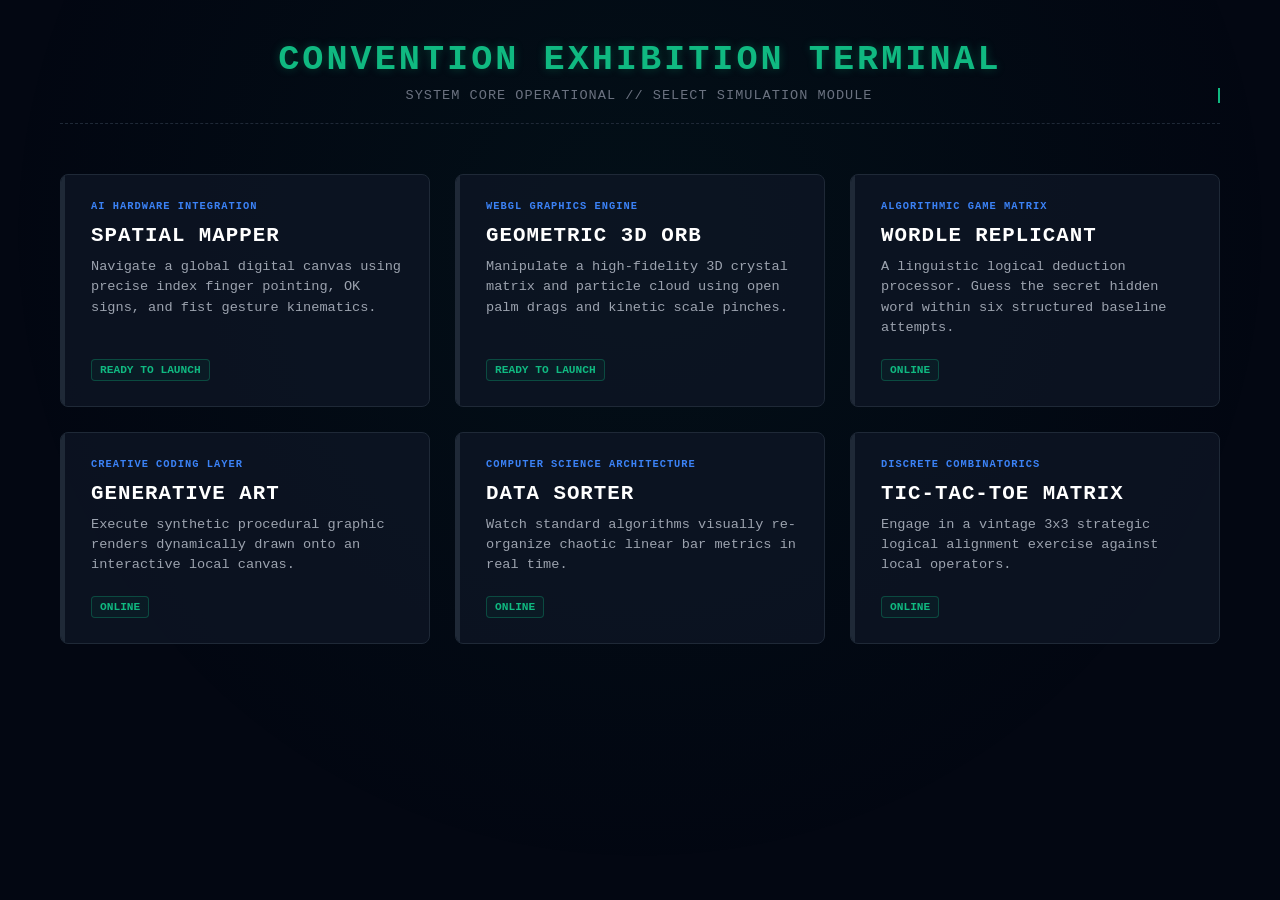
<file: index.html>
<!DOCTYPE html>
<html lang="en">
<head>
    <meta charset="UTF-8">
    <meta name="viewport" content="width=device-width, initial-scale=1.0">
    <title>AI Spatial & Interactive Kiosk Hub</title>
    <link rel="stylesheet" href="index.css">
</head>
<body>

    <div id="bg-glow"></div>

    <main id="kiosk-container">
        <header>
            <h1>CONVENTION EXHIBITION TERMINAL</h1>
            <p class="subtitle">SYSTEM CORE OPERATIONAL // SELECT SIMULATION MODULE</p>
        </header>

        <section class="grid-container">
            
            <a href="map.html" class="project-card map-card">
                <div class="card-edge"></div>
                <div class="card-content">
                    <div class="tag">AI HARDWARE INTEGRATION</div>
                    <h3>SPATIAL MAPPER</h3>
                    <p>Navigate a global digital canvas using precise index finger pointing, OK signs, and fist gesture kinematics.</p>
                    <span class="status-indicator">READY to LAUNCH</span>
                </div>
            </a>

            <a href="code.html" class="project-card crystal-card">
                <div class="card-edge"></div>
                <div class="card-content">
                    <div class="tag">WEBGL GRAPHICS ENGINE</div>
                    <h3>GEOMETRIC 3D ORB</h3>
                    <p>Manipulate a high-fidelity 3D crystal matrix and particle cloud using open palm drags and kinetic scale pinches.</p>
                    <span class="status-indicator">READY to LAUNCH</span>
                </div>
            </a>

            <a href="wordle.html" class="project-card wordle-card">
                <div class="card-edge"></div>
                <div class="card-content">
                    <div class="tag">ALGORITHMIC GAME MATRIX</div>
                    <h3>WORDLE REPLICANT</h3>
                    <p>A linguistic logical deduction processor. Guess the secret hidden word within six structured baseline attempts.</p>
                    <span class="status-indicator">ONLINE</span>
                </div>
            </a>

            <a href="art.html" class="project-card art-card">
                <div class="card-edge"></div>
                <div class="card-content">
                    <div class="tag">CREATIVE CODING LAYER</div>
                    <h3>GENERATIVE ART</h3>
                    <p>Execute synthetic procedural graphic renders dynamically drawn onto an interactive local canvas.</p>
                    <span class="status-indicator">ONLINE</span>
                </div>
            </a>

            <a href="sorter.html" class="project-card sorter-card">
                <div class="card-edge"></div>
                <div class="card-content">
                    <div class="tag">COMPUTER SCIENCE ARCHITECTURE</div>
                    <h3>DATA SORTER</h3>
                    <p>Watch standard algorithms visually re-organize chaotic linear bar metrics in real time.</p>
                    <span class="status-indicator">ONLINE</span>
                </div>
            </a>

            <a href="ttt.html" class="project-card ttt-card">
                <div class="card-edge"></div>
                <div class="card-content">
                    <div class="tag">DISCRETE COMBINATORICS</div>
                    <h3>TIC-TAC-TOE MATRIX</h3>
                    <p>Engage in a vintage 3x3 strategic logical alignment exercise against local operators.</p>
                    <span class="status-indicator">ONLINE</span>
                </div>
            </a>

        </section>
    </main>

    <script src="index.js"></script>
</body>
</html>
</file>
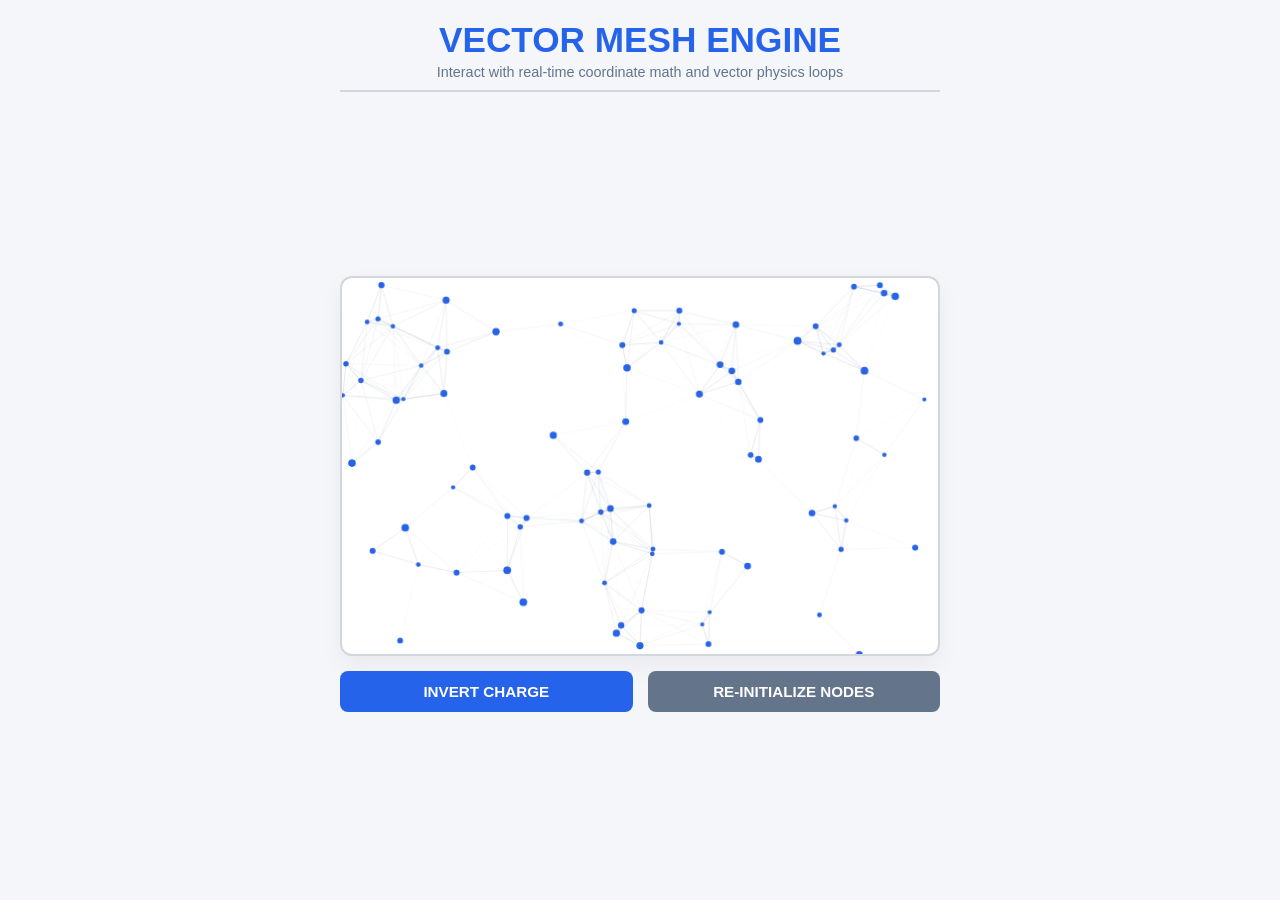
<file: art.html>
<!DOCTYPE html>
<html lang="en">
<head>
    <meta charset="UTF-8">
    <meta name="viewport" content="width=device-width, initial-scale=1.0">
    <title>Generative Particle Network - Science Carnival</title>
    <link rel="stylesheet" href="art.css">
</head>
<body>

    <header>
        <h1>VECTOR MESH ENGINE</h1>
        <div class="subtitle">Interact with real-time coordinate math and vector physics loops</div>
    </header>

    <div id="game-container">
        <canvas id="artCanvas"></canvas>

        <div class="controls">
            <button class="btn" id="clear-btn">Invert Charge</button>
            <button class="btn secondary" id="reset-btn">Re-Initialize Nodes</button>
        </div>
    </div>

    <script src="art.js"></script>
</body>
</html>
</file>
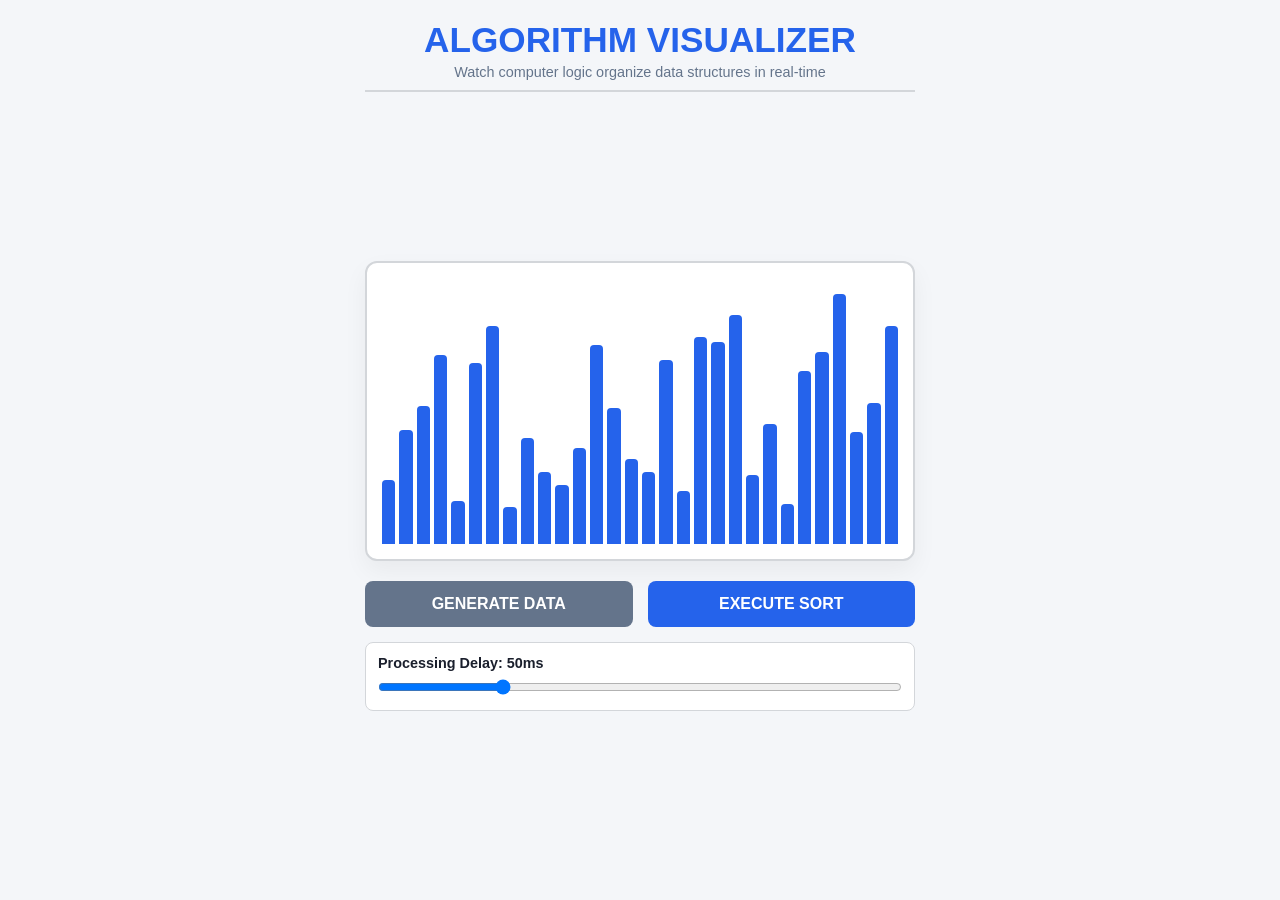
<file: sorter.html>
<!DOCTYPE html>
<html lang="en">
<head>
    <meta charset="UTF-8">
    <meta name="viewport" content="width=device-width, initial-scale=1.0">
    <title>Data Sorting Matrix - Science Carnival</title>
    <link rel="stylesheet" href="sorter.css">
</head>
<body>

    <header>
        <h1>ALGORITHM VISUALIZER</h1>
        <div class="subtitle">Watch computer logic organize data structures in real-time</div>
    </header>

    <div id="game-container">
        <div id="array-container"></div>

        <div class="controls">
            <button class="btn secondary" id="random-btn">Generate Data</button>
            <button class="btn" id="sort-btn">Execute Sort</button>
        </div>

        <div class="slider-panel">
            <label for="speed">Processing Delay: <span id="speed-val">50ms</span></label>
            <input type="range" id="speed" min="5" max="200" value="50">
        </div>
    </div>

    <script src="sorter.js"></script>
</body>
</html>
</file>
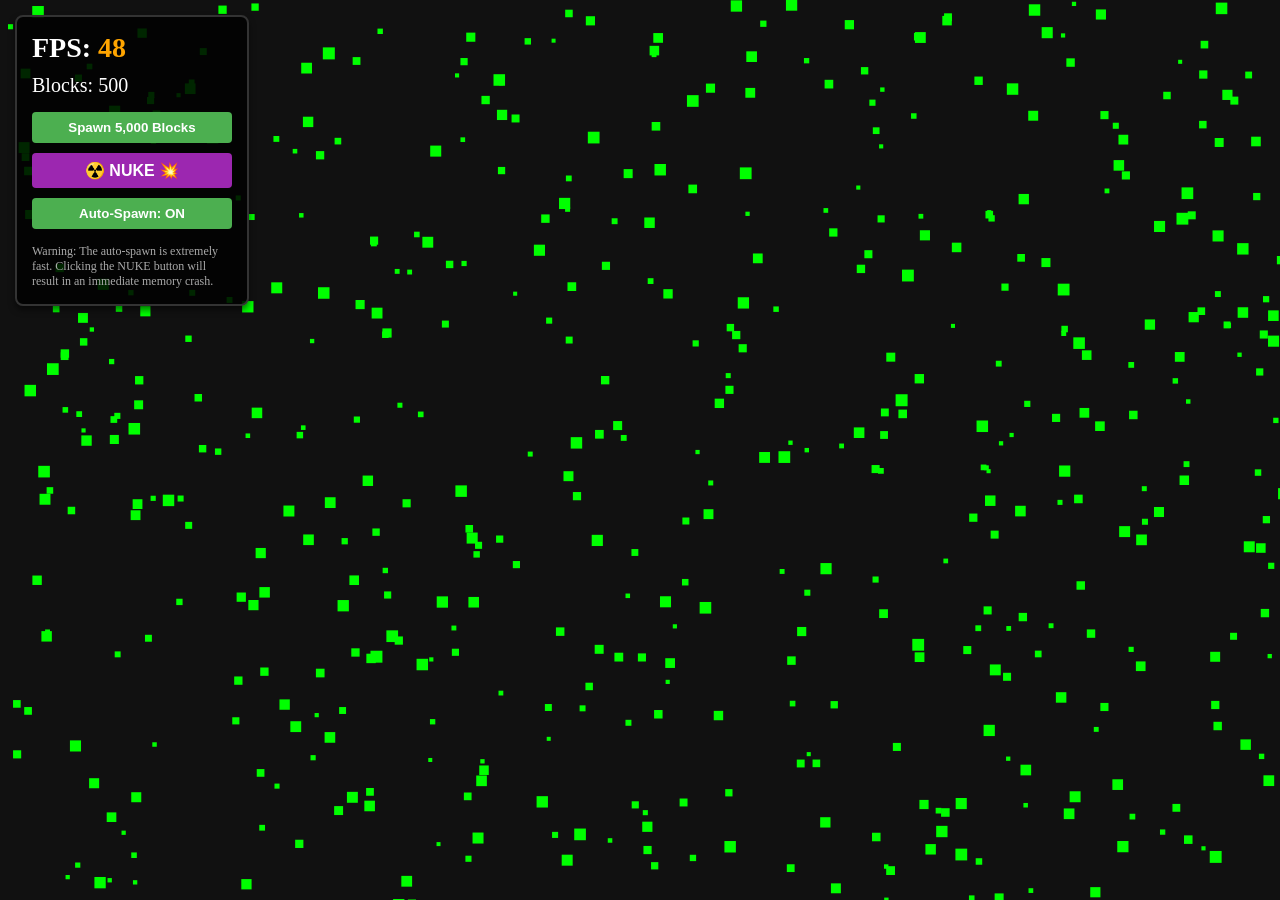
<file: studentcode.html>
<!DOCTYPE html>
<html lang="en">
<head>
    <meta charset="UTF-8">
    <meta name="viewport" content="width=device-width, initial-scale=1.0">
    <title>FPS Stress Tester</title>
    <style>
        body {
            margin: 0;
            overflow: hidden; /* Prevents scrollbars */
            background-color: #111;
            color: white;
        }
        #ui {
            position: absolute;
            top: 15px;
            left: 15px;
            background: rgba(0, 0, 0, 0.85);
            padding: 15px;
            border: 2px solid #333;
            border-radius: 8px;
            z-index: 10;
            box-shadow: 0 4px 6px rgba(0,0,0,0.5);
        }
        .stat {
            margin-bottom: 10px;
        }
        #controls {
            margin-top: 15px;
            display: flex;
            flex-direction: column;
            gap: 10px;
        }
        button {
            background: #4CAF50;
            color: white;
            border: none;
            padding: 8px 12px;
            cursor: pointer;
            font-weight: bold;
            border-radius: 4px;
        }
        button:hover {
            background: #45a049;
        }
        #autoBtn.off {
            background: #d32f2f;
        }
        #autoBtn.off:hover {
            background: #b71c1c;
        }
        #nukeBtn {
            background: #9c27b0; /* Purple color for the ultimate crash button */
            font-size: 16px;
        }
        #nukeBtn:hover {
            background: #7b1fa2;
        }
        canvas {
            display: block;
        }
    </style>
</head>
<body>
    <div id="ui">
        <div class="stat" style="font-size: 28px; font-weight: bold;">FPS: <span id="fpsDisplay">0</span></div>
        <div class="stat" style="font-size: 20px;">Blocks: <span id="blockCount">0</span></div>
        <div id="controls">
            <button id="addBtn">Spawn 5,000 Blocks</button>
            <button id="nukeBtn">☢️ NUKE 💥</button>
            <button id="autoBtn">Auto-Spawn: ON</button>
        </div>
        <div style="margin-top: 15px; font-size: 12px; color: #aaa; max-width: 200px;">
            Warning: The auto-spawn is extremely fast. Clicking the NUKE button will result in an immediate memory crash.
        </div>
    </div>
    
    <canvas id="canvas"></canvas>

    <script>
        const canvas = document.getElementById('canvas');
        const ctx = canvas.getContext('2d', { alpha: false }); // Optimize for speed
        const fpsDisplay = document.getElementById('fpsDisplay');
        const blockCountDisplay = document.getElementById('blockCount');
        const addBtn = document.getElementById('addBtn');
        const nukeBtn = document.getElementById('nukeBtn');
        const autoBtn = document.getElementById('autoBtn');

        // Size canvas to window
        canvas.width = window.innerWidth;
        canvas.height = window.innerHeight;

        let blocks = [];
        let lastTime = performance.now();
        let frameCount = 0;
        let fps = 0;
        let autoSpawn = false;

        // Block class for rendering and physics
        class Block {
            constructor() {
                this.x = Math.random() * canvas.width;
                this.y = Math.random() * canvas.height;
                // Random velocity
                this.vx = (Math.random() - 0.5) * 5;
                this.vy = (Math.random() - 0.5) * 5;
                // Random size between 4 and 12 pixels
                this.size = Math.random() * 8 + 4;
            }

            update() {
                this.x += this.vx;
                this.y += this.vy;

                // Simple wall bouncing
                if (this.x <= 0 || this.x + this.size >= canvas.width) this.vx *= -1;
                if (this.y <= 0 || this.y + this.size >= canvas.height) this.vy *= -1;
            }

            draw() {
                ctx.fillStyle = '#00FF00'; // Pure green
                ctx.fillRect(this.x, this.y, this.size, this.size);
            }
        }

        // Function to bulk-add blocks
        function spawnBlocks(amount) {
            for (let i = 0; i < amount; i++) {
                blocks.push(new Block());
            }
            blockCountDisplay.innerText = blocks.length.toLocaleString();
        }

        // Initialize with a baseline amount
        spawnBlocks(500);

        // Button Event Listeners
        addBtn.addEventListener('click', () => spawnBlocks(5000));
        
        nukeBtn.addEventListener('click', () => spawnBlocks(99999999999));
        
        autoBtn.addEventListener('click', () => {
            autoSpawn = !autoSpawn;
            if (autoSpawn) {
                autoBtn.innerText = "Auto-Spawn: ON";
                autoBtn.classList.remove('off');
            } else {
                autoBtn.innerText = "Auto-Spawn: OFF";
                autoBtn.classList.add('off');
            }
        });

        // Main animation loop
        function animate() {
            const now = performance.now();
            frameCount++;

            // Calculate and display FPS every 1000ms (1 second)
            if (now - lastTime >= 1000) {
                fps = frameCount;
                fpsDisplay.innerText = fps;
                frameCount = 0;
                lastTime = now;

                // Color-code the FPS display
                if (fps >= 50) {
                    fpsDisplay.style.color = '#00FF00';
                } else if (fps >= 30) {
                    fpsDisplay.style.color = '#FFA500'; // Orange warning
                } else {
                    fpsDisplay.style.color = '#FF0000'; // Red critical
                }
            }

            // Paint background over the previous frame
            ctx.fillStyle = '#111';
            ctx.fillRect(0, 0, canvas.width, canvas.height);

            // Fast auto-spawn: generate 500 blocks per frame
            if (autoSpawn) {
                spawnBlocks(500);
            }

            // Calculate physics and draw every block
            for (let i = 0; i < blocks.length; i++) {
                blocks[i].update();
                blocks[i].draw();
            }

            // Loop
            requestAnimationFrame(animate);
        }

        // Start loop
        animate();

        // Handle window resizing
        window.addEventListener('resize', () => {
            canvas.width = window.innerWidth;
            canvas.height = window.innerHeight;
        });
    </script>
</body>
</html>
</file>
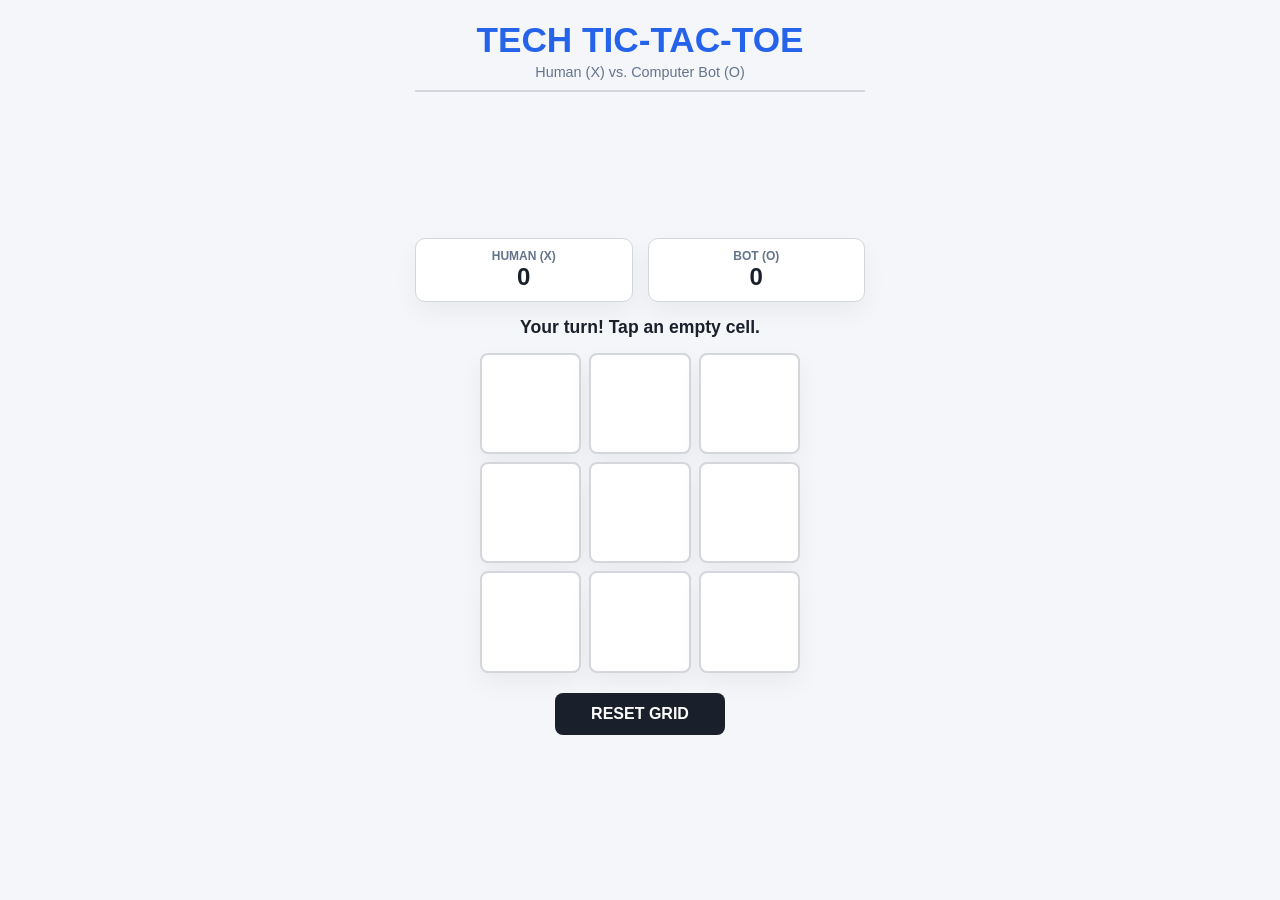
<file: ttt.html>
<!DOCTYPE html>
<html lang="en">
<head>
    <meta charset="UTF-8">
    <meta name="viewport" content="width=device-width, initial-scale=1.0">
    <title>Tech Tic-Tac-Toe - Science Carnival Booth</title>
    <link rel="stylesheet" href="ttt.css">
</head>
<body>

    <header>
        <h1>TECH TIC-TAC-TOE</h1>
        <div class="subtitle">Human (X) vs. Computer Bot (O)</div>
    </header>

    <div id="game-container">
        <div class="scoreboard">
            <div class="score-card">
                <span class="score-label">HUMAN (X)</span>
                <span class="score-number" id="score-human">0</span>
            </div>
            <div class="score-card">
                <span class="score-label">BOT (O)</span>
                <span class="score-number" id="score-computer">0</span>
            </div>
        </div>

        <div id="status">Your turn! Tap an empty cell.</div>

        <div id="board">
            <div class="cell" data-index="0"></div>
            <div class="cell" data-index="1"></div>
            <div class="cell" data-index="2"></div>
            <div class="cell" data-index="3"></div>
            <div class="cell" data-index="4"></div>
            <div class="cell" data-index="5"></div>
            <div class="cell" data-index="6"></div>
            <div class="cell" data-index="7"></div>
            <div class="cell" data-index="8"></div>
        </div>

        <button class="btn" id="reset-btn">Reset Grid</button>
    </div>

    <script src="ttt.js"></script>
    <script src="confetti.js"></script>
</body>
</html>
</file>
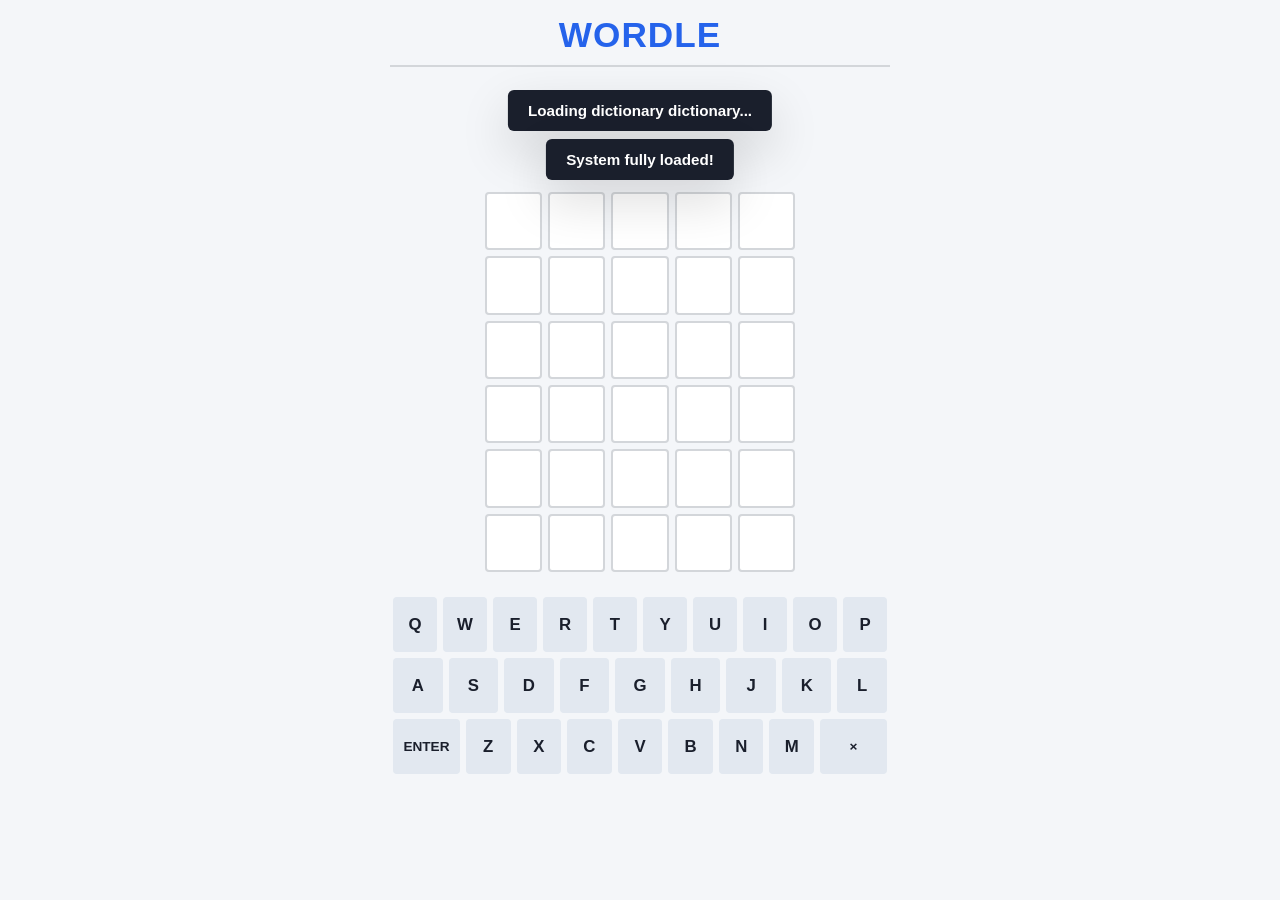
<file: wordle.html>
<!DOCTYPE html>
<html lang="en">
<head>
    <meta charset="UTF-8">
    <meta name="viewport" content="width=device-width, initial-scale=1.0">
    <title>wordle</title>
    <link rel="stylesheet" href="wordle.css">
</head>
<body>

    <header>
        <h1>Wordle</h1>
    </header>

    <div id="message-container"></div>

    <div id="game-container">
        <div id="board"></div>
        
        <div id="keyboard">
            <div class="keyboard-row">
                <button class="key" data-key="q">q</button>
                <button class="key" data-key="w">w</button>
                <button class="key" data-key="e">e</button>
                <button class="key" data-key="r">r</button>
                <button class="key" data-key="t">t</button>
                <button class="key" data-key="y">y</button>
                <button class="key" data-key="u">u</button>
                <button class="key" data-key="i">i</button>
                <button class="key" data-key="o">o</button>
                <button class="key" data-key="p">p</button>
            </div>
            <div class="keyboard-row">
                <button class="key" data-key="a">a</button>
                <button class="key" data-key="s">s</button>
                <button class="key" data-key="d">d</button>
                <button class="key" data-key="f">f</button>
                <button class="key" data-key="g">g</button>
                <button class="key" data-key="h">h</button>
                <button class="key" data-key="j">j</button>
                <button class="key" data-key="k">k</button>
                <button class="key" data-key="l">l</button>
            </div>
            <div class="keyboard-row">
                <button class="key large" data-key="enter">ENTER</button>
                <button class="key" data-key="z">z</button>
                <button class="key" data-key="x">x</button>
                <button class="key" data-key="c">c</button>
                <button class="key" data-key="v">v</button>
                <button class="key" data-key="b">b</button>
                <button class="key" data-key="n">n</button>
                <button class="key" data-key="m">m</button>
                <button class="key large" data-key="backspace">&#215;</button>
            </div>
        </div>
    </div>

    <div id="modal">
        <div class="modal-content">
            <h2 id="modal-title">CONGRATS!</h2>
            <div id="modal-word-label" style="color: #8a99ad; font-size: 0.9rem;">THE WORD WAS:</div>
            <div class="modal-word" id="target-word-display">ROBOT</div>
            <div class="modal-hint" id="modal-explanation"></div>
            <button class="btn" onclick="resetGame()">Play Next Word</button>
        </div>
    </div>

    <script src="wordle.js"></script>
    <script src="confetti.js"></script>
</body>
</html>
</file>
<file: index.css>
:root {
    --bg-deep: #030712;
    --neon-green: #10b981;
    --dark-slate: #1f2937;
    --text-main: #f3f4f6;
    --tag-blue: #3b82f6;
}

* {
    box-sizing: border-box;
    margin: 0;
    padding: 0;
    font-family: 'Courier New', Courier, monospace;
}

body, html {
    width: 100%;
    height: 100%;
    background-color: var(--bg-deep);
    color: var(--text-main);
    overflow-x: hidden;
}

/* Atmospheric Background Glow Elements */
#bg-glow {
    position: fixed;
    top: -10%;
    left: -10%;
    width: 120%;
    height: 120%;
    background: radial-gradient(circle at 50% 30%, rgba(16, 185, 129, 0.05), transparent 60%);
    z-index: 1;
    pointer-events: none;
}

#kiosk-container {
    position: relative;
    z-index: 2;
    max-width: 1200px;
    margin: 0 auto;
    padding: 40px 20px;
}

header {
    text-align: center;
    margin-bottom: 50px;
    border-bottom: 1px dashed var(--dark-slate);
    padding-bottom: 20px;
}

header h1 {
    font-size: 2.2rem;
    color: var(--neon-green);
    letter-spacing: 3px;
    text-shadow: 0 0 10px rgba(16, 185, 129, 0.3);
}

.subtitle {
    font-size: 0.85rem;
    color: #6b7280;
    margin-top: 8px;
    letter-spacing: 1px;
}

/* Grid Framework Architecture */
.grid-container {
    display: grid;
    grid-template-columns: repeat(auto-fill, minmax(340px, 1fr));
    gap: 25px;
}

/* Cyberpunk Card Component Configurations */
.project-card {
    position: relative;
    background: rgba(17, 24, 39, 0.7);
    border: 1px solid var(--dark-slate);
    border-radius: 8px;
    text-decoration: none;
    color: inherit;
    overflow: hidden;
    transition: all 0.3s cubic-bezier(0.25, 0.8, 0.25, 1);
    display: flex;
    flex-direction: column;
}

.card-edge {
    position: absolute;
    top: 0;
    left: 0;
    width: 4px;
    height: 100%;
    background: var(--dark-slate);
    transition: background 0.3s ease;
}

.card-content {
    padding: 25px;
    padding-left: 30px;
    display: flex;
    flex-direction: column;
    height: 100%;
}

.tag {
    font-size: 0.65rem;
    font-weight: bold;
    color: var(--tag-blue);
    letter-spacing: 1px;
    margin-bottom: 12px;
    text-transform: uppercase;
}

.project-card h3 {
    font-size: 1.3rem;
    margin-bottom: 10px;
    color: #ffffff;
    letter-spacing: 1px;
}

.project-card p {
    font-size: 0.85rem;
    color: #9ca3af;
    line-height: 1.5;
    margin-bottom: 20px;
    flex-grow: 1;
}

.status-indicator {
    font-size: 0.7rem;
    font-weight: bold;
    color: var(--neon-green);
    border: 1px solid rgba(16, 185, 129, 0.3);
    padding: 4px 8px;
    border-radius: 4px;
    align-self: flex-start;
    text-transform: uppercase;
    background: rgba(16, 185, 129, 0.05);
}

/* Reactive Interaction Hover States */
.project-card:hover {
    transform: translateY(-5px);
    border-color: var(--neon-green);
    box-shadow: 0 10px 20px rgba(0, 0, 0, 0.3), 0 0 15px rgba(16, 185, 129, 0.1);
}

.project-card:hover .card-edge {
    background: var(--neon-green);
}

.project-card:hover h3 {
    color: var(--neon-green);
}
</file>
<file: art.css>
:root {
    --bg-main: #f4f6f9;
    --bg-panel: #ffffff;
    --text-main: #1a1f2c;
    --text-muted: #64748b;
    --accent-blue: #2563eb;
    --accent-orange: #ea580c;
    --border-grid: #d3d6da;
    --shadow-soft: 0 10px 25px rgba(0, 0, 0, 0.05);
}

* {
    box-sizing: border-box;
    margin: 0;
    padding: 0;
    font-family: '-apple-system', BlinkMacSystemFont, 'Segoe UI', Roboto, sans-serif;
    user-select: none;
}

body {
    background-color: var(--bg-main);
    color: var(--text-main);
    min-height: 100vh;
    display: flex;
    flex-direction: column;
    align-items: center;
    justify-content: space-between;
    padding: 20px;
    overflow: hidden;
}

header {
    text-align: center;
    width: 100%;
    max-width: 600px;
    border-bottom: 2px solid var(--border-grid);
    padding-bottom: 10px;
    z-index: 10;
}

h1 {
    font-size: 2.2rem;
    font-weight: 800;
    color: var(--accent-blue);
}

.subtitle {
    font-size: 0.9rem;
    color: var(--text-muted);
    margin-top: 4px;
}

#game-container {
    flex-grow: 1;
    display: flex;
    flex-direction: column;
    justify-content: center;
    align-items: center;
    width: 100%;
    max-width: 600px;
    z-index: 5;
}

/* Graphic Canvas Window Styles */
#artCanvas {
    background-color: var(--bg-panel);
    border: 2px solid var(--border-grid);
    border-radius: 12px;
    width: 100%;
    height: 380px;
    box-shadow: var(--shadow-soft);
    margin: 15px 0;
    cursor: crosshair;
}

.controls {
    display: flex;
    gap: 15px;
    width: 100%;
}

.btn {
    flex: 1;
    background-color: var(--accent-blue);
    color: #ffffff;
    border: none;
    padding: 12px;
    font-size: 0.95rem;
    font-weight: bold;
    border-radius: 8px;
    cursor: pointer;
    text-transform: uppercase;
}

.btn.secondary {
    background-color: var(--text-muted);
}

#booth-explainer {
    background-color: var(--bg-panel);
    border-left: 4px solid var(--accent-blue);
    padding: 12px 15px;
    border-radius: 4px;
    max-width: 600px;
    width: 100%;
    box-shadow: var(--shadow-soft);
    z-index: 10;
}

#booth-explainer h3 {
    font-size: 0.95rem;
    margin-bottom: 4px;
}

#booth-explainer p {
    font-size: 0.85rem;
    color: var(--text-muted);
    line-height: 1.4;
}
</file>
<file: sorter.css>
:root {
    --bg-main: #f4f6f9;
    --bg-panel: #ffffff;
    --text-main: #1a1f2c;
    --text-muted: #64748b;
    --accent-blue: #2563eb;
    --accent-orange: #ea580c;
    --color-correct: #6aaa64;
    --border-grid: #d3d6da;
    --shadow-soft: 0 10px 25px rgba(0, 0, 0, 0.05);
}

* {
    box-sizing: border-box;
    margin: 0;
    padding: 0;
    font-family: '-apple-system', BlinkMacSystemFont, 'Segoe UI', Roboto, sans-serif;
    user-select: none;
}

body {
    background-color: var(--bg-main);
    color: var(--text-main);
    min-height: 100vh;
    display: flex;
    flex-direction: column;
    align-items: center;
    justify-content: space-between;
    padding: 20px;
}

header {
    text-align: center;
    width: 100%;
    max-width: 550px;
    border-bottom: 2px solid var(--border-grid);
    padding-bottom: 10px;
}

h1 {
    font-size: 2.2rem;
    font-weight: 800;
    color: var(--accent-blue);
}

.subtitle {
    font-size: 0.9rem;
    color: var(--text-muted);
    margin-top: 4px;
}

#game-container {
    flex-grow: 1;
    display: flex;
    flex-direction: column;
    justify-content: center;
    align-items: center;
    width: 100%;
    max-width: 550px;
}

/* Array Visualization Canvas Canvas */
#array-container {
    display: flex;
    align-items: flex-end;
    justify-content: center;
    background-color: var(--bg-panel);
    border: 2px solid var(--border-grid);
    border-radius: 12px;
    width: 100%;
    height: 300px;
    padding: 15px;
    gap: 4px;
    box-shadow: var(--shadow-soft);
    margin-bottom: 20px;
}

/* Individual Data Value Bars Bars */
.bar {
    flex: 1;
    background-color: var(--accent-blue);
    border-radius: 4px 4px 0 0;
    transition: background-color 0.05s ease;
}

.bar.comparing {
    background-color: var(--accent-orange) !important;
}

.bar.sorted {
    background-color: var(--color-correct) !important;
}

.controls {
    display: flex;
    gap: 15px;
    width: 100%;
    margin-bottom: 15px;
}

.btn {
    flex: 1;
    background-color: var(--accent-blue);
    color: #ffffff;
    border: none;
    padding: 14px;
    font-size: 1rem;
    font-weight: bold;
    border-radius: 8px;
    cursor: pointer;
    text-transform: uppercase;
}

.btn.secondary {
    background-color: var(--text-muted);
}

.btn:disabled {
    opacity: 0.4;
    cursor: not-allowed;
}

.slider-panel {
    width: 100%;
    background-color: var(--bg-panel);
    padding: 12px;
    border-radius: 8px;
    border: 1px solid var(--border-grid);
    font-size: 0.9rem;
    font-weight: 600;
}

.slider-panel input {
    width: 100%;
    margin-top: 8px;
    cursor: pointer;
}

#booth-explainer {
    background-color: var(--bg-panel);
    border-left: 4px solid var(--accent-blue);
    padding: 12px 15px;
    margin-top: 15px;
    border-radius: 4px;
    max-width: 550px;
    width: 100%;
    box-shadow: var(--shadow-soft);
}

#booth-explainer h3 {
    font-size: 0.95rem;
    margin-bottom: 4px;
}

#booth-explainer p {
    font-size: 0.85rem;
    color: var(--text-muted);
    line-height: 1.4;
}
</file>
<file: ttt.css>
:root {
    /* Customization Variables */
    --bg-main: #f4f6f9;
    --bg-panel: #ffffff;
    --text-main: #1a1f2c;
    --text-muted: #64748b;
    --accent-blue: #2563eb;
    --accent-orange: #ea580c;
    
    /* Board specific styles */
    --border-grid: #d3d6da;
    --cell-hover: #f8fafc;
    --shadow-soft: 0 10px 25px rgba(0, 0, 0, 0.05);
}

* {
    box-sizing: border-box;
    margin: 0;
    padding: 0;
    font-family: '-apple-system', BlinkMacSystemFont, 'Segoe UI', Roboto, sans-serif;
    user-select: none;
}

body {
    background-color: var(--bg-main);
    color: var(--text-main);
    min-height: 100vh;
    display: flex;
    flex-direction: column;
    align-items: center;
    justify-content: space-between;
    padding: 20px;
}

header {
    text-align: center;
    width: 100%;
    max-width: 450px;
    border-bottom: 2px solid var(--border-grid);
    padding-bottom: 10px;
}

h1 {
    font-size: 2.2rem;
    font-weight: 800;
    color: var(--accent-blue);
}

.subtitle {
    font-size: 0.9rem;
    color: var(--text-muted);
    margin-top: 4px;
    font-weight: 500;
}

#game-container {
    flex-grow: 1;
    display: flex;
    flex-direction: column;
    justify-content: center;
    align-items: center;
    width: 100%;
    max-width: 450px;
}

/* Scoreboard Panel Layout */
.scoreboard {
    display: flex;
    width: 100%;
    gap: 15px;
    margin-bottom: 15px;
}

.score-card {
    flex: 1;
    background-color: var(--bg-panel);
    border: 1px solid var(--border-grid);
    border-radius: 10px;
    padding: 10px;
    display: flex;
    flex-direction: column;
    align-items: center;
    box-shadow: var(--shadow-soft);
}

.score-label {
    font-size: 0.75rem;
    font-weight: 700;
    color: var(--text-muted);
}

.score-number {
    font-size: 1.5rem;
    font-weight: 800;
    color: var(--text-main);
}

#status {
    font-size: 1.1rem;
    font-weight: 600;
    margin-bottom: 15px;
    color: var(--text-main);
    text-align: center;
}

/* 3x3 Tic-Tac-Toe Grid Grid Layout */
#board {
    display: grid;
    grid-template-columns: repeat(3, 1fr);
    grid-template-rows: repeat(3, 1fr);
    gap: 8px;
    width: 320px;
    height: 320px;
    margin-bottom: 20px;
}

.cell {
    background-color: var(--bg-panel);
    border: 2px solid var(--border-grid);
    border-radius: 8px;
    display: flex;
    justify-content: center;
    align-items: center;
    font-size: 3rem;
    font-weight: 800;
    cursor: pointer;
    transition: background-color 0.15s ease, transform 0.1s ease;
    box-shadow: var(--shadow-soft);
}

.cell:hover:not(.taken) {
    background-color: var(--cell-hover);
}

.cell.taken {
    cursor: not-allowed;
}

/* Player Token Customization Matrix */
.cell[data-player="X"] {
    color: var(--accent-blue);
    animation: scaleIn 0.15s ease-out;
}

.cell[data-player="O"] {
    color: var(--accent-orange);
    animation: scaleIn 0.15s ease-out;
}

.cell.winner {
    background-color: #dcfce7; /* Soft green highlight line */
    border-color: #4ade80;
}

@keyframes scaleIn {
    0% { transform: scale(0.7); opacity: 0; }
    100% { transform: scale(1); opacity: 1; }
}

.btn {
    background-color: var(--text-main);
    color: #ffffff;
    border: none;
    padding: 12px 36px;
    font-size: 1rem;
    font-weight: bold;
    border-radius: 8px;
    cursor: pointer;
    text-transform: uppercase;
    transition: background-color 0.1s ease;
}

.btn:hover {
    background-color: #334155;
}

#booth-explainer {
    background-color: var(--bg-panel);
    border-left: 4px solid var(--accent-blue);
    padding: 12px 15px;
    margin-top: 15px;
    border-radius: 4px;
    max-width: 450px;
    width: 100%;
    box-shadow: var(--shadow-soft);
}

#booth-explainer h3 {
    font-size: 0.95rem;
    color: var(--text-main);
    margin-bottom: 4px;
}

#booth-explainer p {
    font-size: 0.85rem;
    color: var(--text-muted);
    line-height: 1.4;
}

/* Conditional Win State Highlights */

/* Applied when Human (X) wins - Clean Tech Green */
.cell.winner-human {
    background-color: #e6f4ea; 
    border-color: #137333;
    color: #137333 !important;
    transform: scale(1.02);
}

/* Applied when Computer Bot (O) wins - Alert/Lockout Red */
.cell.winner-bot {
    background-color: #fce8e6;
    border-color: #c5221f;
    color: #c5221f !important;
    transform: scale(1.02);
}
</file>
<file: wordle.css>
:root {
    /* Main Background & Text */
    --bg-main: #f4f6f9;          /* Crisp, light gray background */
    --bg-panel: #ffffff;         /* Pure white for panels and cards */
    --text-main: #1a1f2c;        /* Deep dark blue/gray for primary text */
    --text-muted: #64748b;       /* Slate gray for secondary subtitles/hints */
    
    /* Wordle State Colors (Standard Light-Mode Palette) */
    --color-correct: #6aaa64;    /* Vibrant Green for right letter + right spot */
    --color-present: #c9b458;    /* Soft Yellow for right letter + wrong spot */
    --color-absent: #787c7e;     /* Medium Gray for letters not in the word */
    --tile-text-invert: #ffffff; /* Text color inside evaluated tiles */

    /* Empty Tile Borders & Temporary Input */
    --border-empty: #d3d6da;     /* Light gray border for unused tiles */
    --border-tbd: #878a8c;       /* Darker border when a letter is typed but unsubmitted */
    --text-tbd: #1a1f2c;         /* Color of text while typing */

    /* Interactive Keyboard Styling */
    --key-bg: #e2e8f0;           /* Soft gray button color */
    --key-text: #1a1f2c;         /* Dark text for key readability */
    --key-bg-pressed: #cbd5e1;   /* Visual feedback shade when key is tapped */

    /* Accent & Decorative Elements */
    --accent-blue: #2563eb;      /* Clean tech-blue accent for headings and buttons */
    --shadow-soft: 0 10px 25px rgba(0, 0, 0, 0.05);
    --shadow-modal: 0 20px 50px rgba(0, 0, 0, 0.15);
}

* {
    box-sizing: border-box;
    margin: 0;
    padding: 0;
    font-family: '-apple-system', BlinkMacSystemFont, 'Segoe UI', Roboto, Helvetica, Arial, sans-serif;
    user-select: none;
}

body {
    background-color: var(--bg-main);
    color: var(--text-main);
    min-height: 100vh;
    display: flex;
    flex-direction: column;
    align-items: center;
    justify-content: space-between;
    padding: 15px;
    overflow-x: hidden;
}

header {
    text-align: center;
    width: 100%;
    max-width: 500px;
    border-bottom: 2px solid var(--border-empty);
    padding-bottom: 10px;
    margin-bottom: 10px;
}

h1 {
    font-size: 2.2rem;
    font-weight: 800;
    letter-spacing: 1px;
    color: var(--accent-blue);
    text-transform: uppercase;
}

.subtitle {
    font-size: 0.9rem;
    color: var(--text-muted);
    margin-top: 4px;
    font-weight: 500;
}

#game-container {
    flex-grow: 1;
    display: flex;
    flex-direction: column;
    justify-content: center;
    align-items: center;
    width: 100%;
    max-width: 500px;
}

#board {
    display: grid;
    grid-template-rows: repeat(6, 1fr);
    grid-gap: 6px;
    padding: 10px;
    width: 330px;
    height: 400px;
    max-width: 100%;
}

.row {
    display: grid;
    grid-template-columns: repeat(5, 1fr);
    grid-gap: 6px;
}

.tile {
    width: 100%;
    height: 100%;
    border: 2px solid var(--border-empty);
    background-color: var(--bg-panel);
    color: var(--text-main);
    display: inline-flex;
    justify-content: center;
    align-items: center;
    font-size: 1.8rem;
    font-weight: bold;
    text-transform: uppercase;
    transition: transform 0.15s linear, background-color 0.4s ease, border-color 0.4s ease;
    border-radius: 4px;
}

.tile[data-state="tbd"] {
    border-color: var(--border-tbd);
    color: var(--text-tbd);
    transform: scale(1.02);
}

.tile[data-state="correct"] {
    background-color: var(--color-correct);
    border-color: var(--color-correct);
    color: var(--tile-text-invert);
}

.tile[data-state="present"] {
    background-color: var(--color-present);
    border-color: var(--color-present);
    color: var(--tile-text-invert);
}

.tile[data-state="absent"] {
    background-color: var(--color-absent);
    border-color: var(--color-absent);
    color: var(--tile-text-invert);
}

.bounce {
    animation: bounce 0.15s ease-in-out alternate 2;
}

@keyframes bounce {
    0% { transform: scale(1); }
    100% { transform: scale(1.12); }
}

#keyboard {
    width: 100%;
    max-width: 500px;
    margin-top: 15px;
}

.keyboard-row {
    display: flex;
    justify-content: center;
    margin-bottom: 6px;
    touch-action: manipulation;
}

.key {
    background-color: var(--key-bg);
    color: var(--key-text);
    border: 0;
    padding: 0;
    margin: 0 3px;
    height: 55px;
    flex: 1;
    display: flex;
    justify-content: center;
    align-items: center;
    cursor: pointer;
    text-transform: uppercase;
    font-weight: bold;
    font-size: 1.05rem;
    border-radius: 4px;
    transition: background-color 0.1s ease, color 0.1s ease;
}

.key:active, .key.pressed {
    background-color: var(--key-bg-pressed) !important;
}

.key.large {
    flex: 1.5;
    font-size: 0.85rem;
}

.key[data-state="correct"] { background-color: var(--color-correct); color: var(--tile-text-invert); }
.key[data-state="present"] { background-color: var(--color-present); color: var(--tile-text-invert); }
.key[data-state="absent"] { background-color: var(--color-absent); color: var(--tile-text-invert); }

#message-container {
    position: fixed;
    top: 10%;
    left: 50%;
    transform: translateX(-50%);
    z-index: 10;
    pointer-events: none;
    display: flex;
    flex-direction: column;
    align-items: center;
}

.toast {
    background-color: var(--text-main);
    color: var(--bg-panel);
    padding: 12px 20px;
    border-radius: 6px;
    margin-bottom: 8px;
    font-weight: 600;
    opacity: 1;
    transition: opacity 0.3s ease;
    box-shadow: var(--shadow-modal);
    font-size: 0.95rem;
}

#modal {
    display: none;
    position: fixed;
    top: 0;
    left: 0;
    width: 100%;
    height: 100%;
    background-color: rgba(26, 31, 44, 0.6);
    backdrop-filter: blur(4px);
    z-index: 20;
    justify-content: center;
    align-items: center;
}

.modal-content {
    background-color: var(--bg-panel);
    border: 1px solid var(--border-empty);
    border-radius: 16px;
    padding: 30px;
    width: 90%;
    max-width: 420px;
    text-align: center;
    box-shadow: var(--shadow-modal);
}

.modal-content h2 {
    font-size: 1.8rem;
    margin-bottom: 10px;
    color: var(--text-main);
}

.modal-word {
    font-size: 2.2rem;
    font-weight: 800;
    letter-spacing: 4px;
    margin: 15px 0;
    color: var(--accent-blue);
    background: var(--bg-main);
    padding: 12px;
    border-radius: 8px;
}

.modal-hint {
    color: var(--text-muted);
    font-size: 0.95rem;
    margin-bottom: 24px;
    line-height: 1.5;
}

.btn {
    background-color: var(--accent-blue);
    color: #ffffff;
    border: none;
    padding: 12px 32px;
    font-size: 1rem;
    font-weight: bold;
    border-radius: 8px;
    cursor: pointer;
    text-transform: uppercase;
    transition: transform 0.1s ease, background-color 0.1s ease;
    box-shadow: 0 4px 12px rgba(37, 99, 235, 0.2);
}

.btn:hover {
    transform: translateY(-1px);
    background-color: #1d4ed8; /* Slightly darker blue on hover */
}

#booth-explainer {
    background-color: var(--bg-panel);
    border-left: 4px solid var(--accent-blue);
    padding: 12px 15px;
    margin-top: 20px;
    border-radius: 4px;
    max-width: 500px;
    width: 100%;
    box-shadow: var(--shadow-soft);
}

#booth-explainer h3 {
    font-size: 0.95rem;
    color: var(--text-main);
    margin-bottom: 4px;
    font-weight: 700;
}

#booth-explainer p {
    font-size: 0.85rem;
    color: var(--text-muted);
    line-height: 1.4;
}

/* Feedback Loop: Shakes row if guess fails verification constraints */
@keyframes shake {
    0%, 100% { transform: translateX(0); }
    15%, 45%, 75% { transform: translateX(-6px); }
    30%, 60%, 90% { transform: translateX(6px); }
}
</file>
